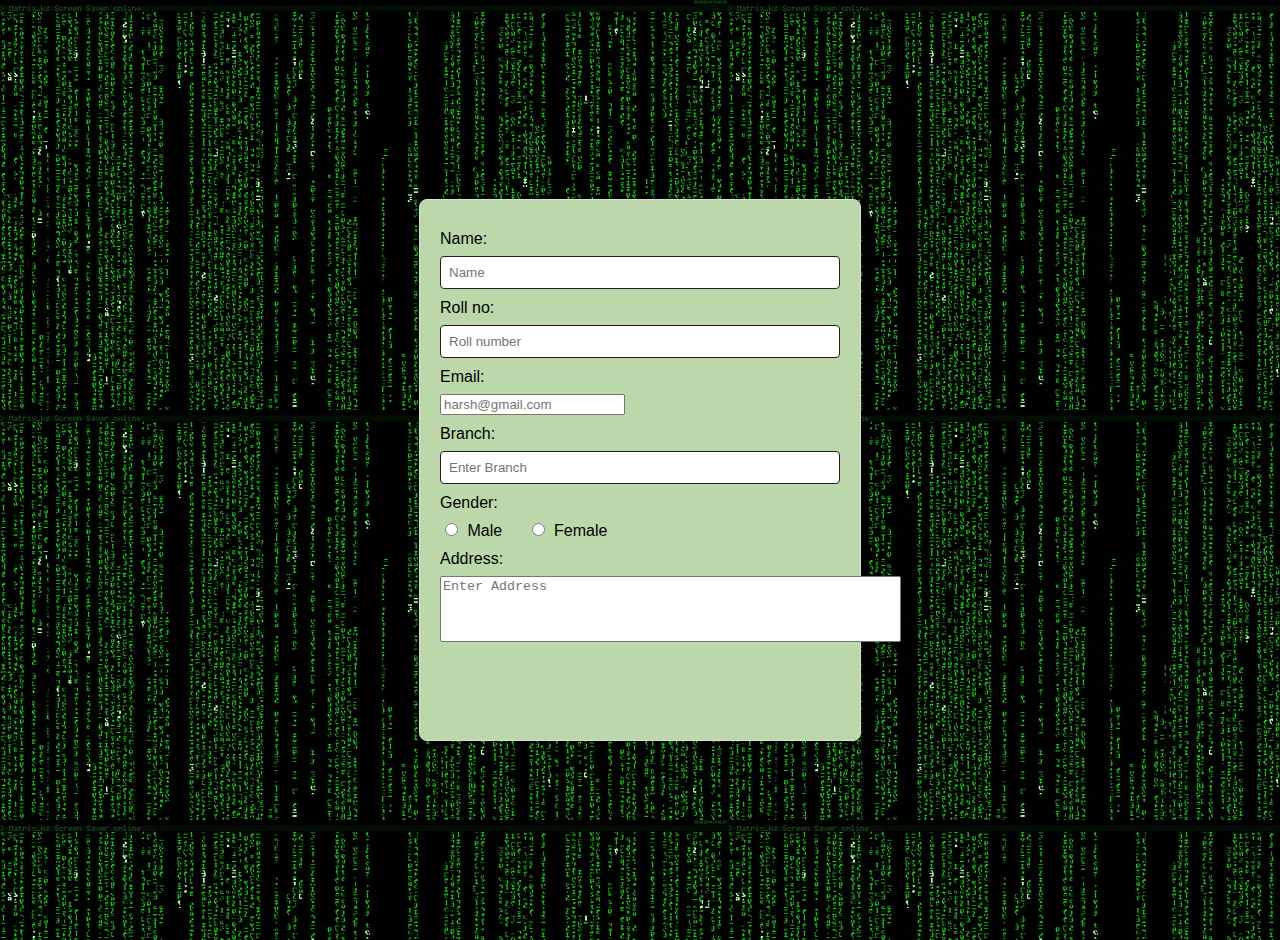
<file: application/index.html>
<!DOCTYPE html>
<html lang="en">
<head>
    <meta charset="UTF-8">
    <meta name="viewport" content="width=device-width, initial-scale=1.0">
    <link rel="stylesheet" href="style.css">
    <title>Application</title>
</head>
<body>
    <form action="">
        <label>Name:</label>
        <input type="text" placeholder="Name">
        <br><br>
        <label>Roll no:</label>
        <input type="number" placeholder="Roll number">
        <br><br>
        <label>Email:</label>
        <input type="email" placeholder="harsh@gmail.com">
        <br><br>
        <label>Branch:</label>
        <input type="text" placeholder="Enter Branch">
        <br><br>
        <label>Gender:</label>
        <input type="radio" name="Gender">
        <label for="male">Male</label>
        <input type="radio" name="Gender">
        <label for="female">Female</label>
        <br><br>
        <label>Address:</label>
        <textarea placeholder="Enter Address" rows="4" cols="55" ></textarea>
    </form>
</body>
</html>
</file>
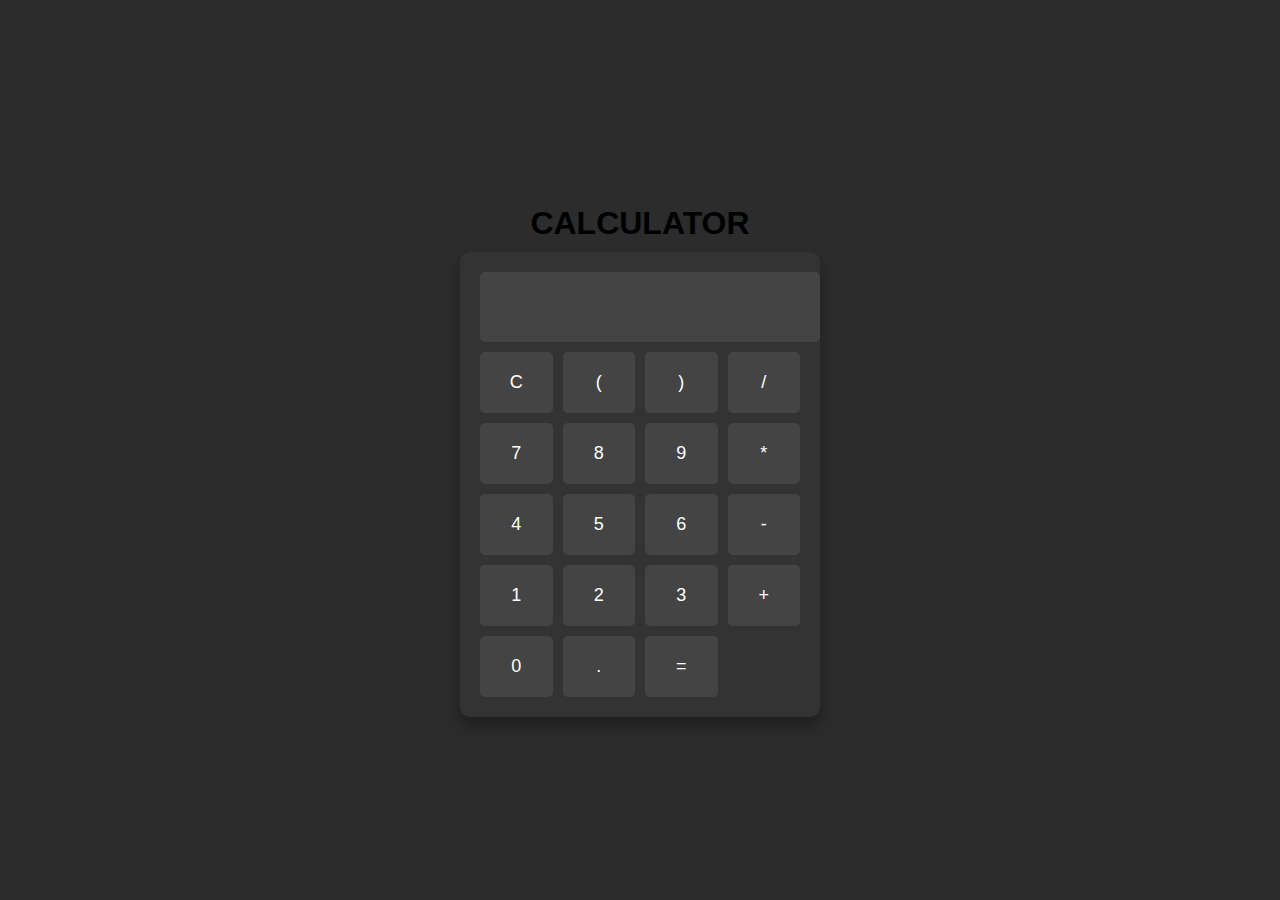
<file: calculator/index.html>
<!DOCTYPE html>
<html lang="en">
<head>
  <meta charset="UTF-8">
  <h1>CALCULATOR</h1>
  <meta name="viewport" content="width=device-width, initial-scale=1.0">
  <title>Dark Theme Calculator</title>
  <link rel="stylesheet" href="style.css">
</head>
<body>
  <div class="calculator">

    <input type="text" id="display" disabled>
    <div class="buttons">
      <button onclick="clearDisplay()">C</button>
      <button onclick="appendToDisplay('(')">(</button>
      <button onclick="appendToDisplay(')')">)</button>
      <button onclick="appendToDisplay('/')">/</button>
      
      <button onclick="appendToDisplay('7')">7</button>
      <button onclick="appendToDisplay('8')">8</button>
      <button onclick="appendToDisplay('9')">9</button>
      <button onclick="appendToDisplay('*')">*</button>
      
      <button onclick="appendToDisplay('4')">4</button>
      <button onclick="appendToDisplay('5')">5</button>
      <button onclick="appendToDisplay('6')">6</button>
      <button onclick="appendToDisplay('-')">-</button>
      
      <button onclick="appendToDisplay('1')">1</button>
      <button onclick="appendToDisplay('2')">2</button>
      <button onclick="appendToDisplay('3')">3</button>
      <button onclick="appendToDisplay('+')">+</button>
      
      <button onclick="appendToDisplay('0')">0</button>
      <button onclick="appendToDisplay('.')">.</button>
      <button onclick="calculate()">=</button>
    </div>
  </div>
  <script src="script.js"></script>
</body>
</html>
</file>
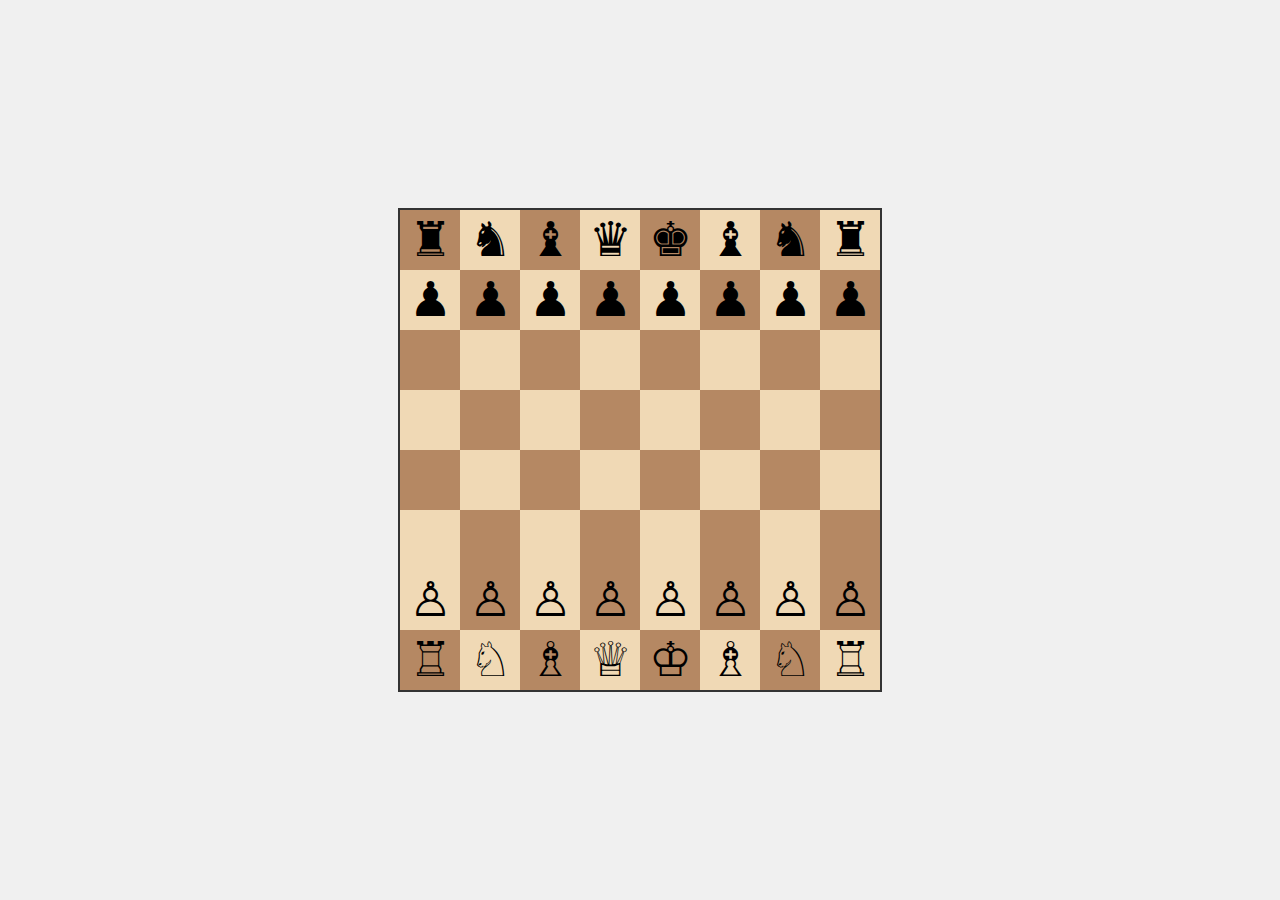
<file: chess/index.html>
<!DOCTYPE html>
<html lang="en">
<head>
    <meta charset="UTF-8">
    <meta name="viewport" content="width=device-width, initial-scale=1.0">
    <title>Chess Board</title>
    <style>
        body {
            display: flex;
            justify-content: center;
            align-items: center;
            height: 100vh;
            background-color: #f0f0f0;
            margin: 0;
        }
        .chess-board {
            display: grid;
            grid-template-columns: repeat(8, 60px);
            grid-template-rows: repeat(8, 60px);
            border: 2px solid #333;
            font-size: 48px;
            text-align: center;
            line-height: 60px;
        }
        .chess-board div {
            width: 60px;
            height: 60px;
            display: flex;
            justify-content: center;
            align-items: center;
        }
        .chess-board .white {
            background-color: #f0d9b5;
        }
        .chess-board .black {
            background-color: #b58863;
        }
    </style>
</head>
<body>
    <div class="chess-board">
        <!-- Row 1 (Black pieces) -->
        <div class="black">&#9820;</div>
        <div class="white">&#9822;</div>
        <div class="black">&#9821;</div>
        <div class="white">&#9819;</div>
        <div class="black">&#9818;</div>
        <div class="white">&#9821;</div>
        <div class="black">&#9822;</div>
        <div class="white">&#9820;</div>
        
        <!-- Row 2 (Black pawns) -->
        <div class="white">&#9823;</div>
        <div class="black">&#9823;</div>
        <div class="white">&#9823;</div>
        <div class="black">&#9823;</div>
        <div class="white">&#9823;</div>
        <div class="black">&#9823;</div>
        <div class="white">&#9823;</div>
        <div class="black">&#9823;</div>
        
        <!-- Rows 3-6 (Empty squares) -->
        <div class="black"></div>
        <div class="white"></div>
        <div class="black"></div>
        <div class="white"></div>
        <div class="black"></div>
        <div class="white"></div>
        <div class="black"></div>
        <div class="white"></div>

        <div class="white"></div>
        <div class="black"></div>
        <div class="white"></div>
        <div class="black"></div>
        <div class="white"></div>
        <div class="black"></div>
        <div class="white"></div>
        <div class="black"></div>

        <div class="black"></div>
        <div class="white"></div>
        <div class="black"></div>
        <div class="white"></div>
        <div class="black"></div>
        <div class="white"></div>
        <div class="black"></div>
        <div class="white"></div>

        <div class="white"></div>
        <div class="black"></div>
        <div class="white"></div>
        <div class="black"></div>
        <div class="white"></div>
        <div class="black"></div>
        <div class="white"></div>
        <div class="black"></div>

        <!-- Row 7 (White pawns) -->
        <div class="white">&#9817;</div>
        <div class="black">&#9817;</div>
        <div class="white">&#9817;</div>
        <div class="black">&#9817;</div>
        <div class="white">&#9817;</div>
        <div class="black">&#9817;</div>
        <div class="white">&#9817;</div>
        <div class="black">&#9817;</div>

        <!-- Row 8 (White pieces) -->
        <div class="black">&#9814;</div>
        <div class="white">&#9816;</div>
        <div class="black">&#9815;</div>
        <div class="white">&#9813;</div>
        <div class="black">&#9812;</div>
        <div class="white">&#9815;</div>
        <div class="black">&#9816;</div>
        <div class="white">&#9814;</div>
    </div>
</body>
</html>
</file>
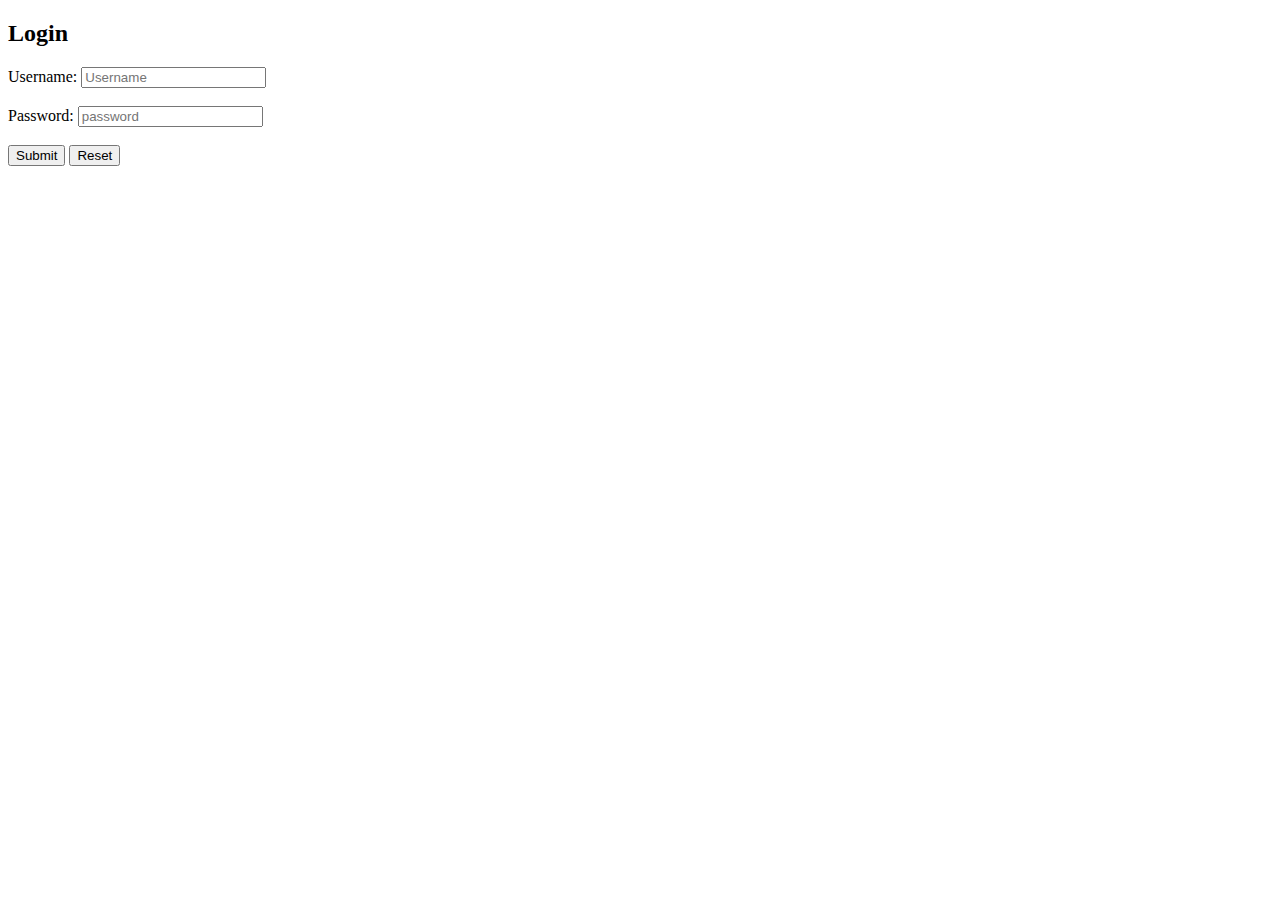
<file: login.html>
<!DOCTYPE html>
<html lang="en">
<head>
    <meta charset="UTF-8">
    <meta name="viewport" content="width=device-width, initial-scale=1.0">
    <title>Login Page</title>
</head>
<body>
    <h2>Login</h2>
    <form action="">
        <label>Username:</label>
        <input type="text" placeholder="Username">
        <br><br>
        <label>Password:</label>
        <input type="password" placeholder="password">
        <br><br>
        <button type="submit">Submit</button>
        <button type="reset">Reset</button>
    </form>
</body>
</html>
</file>
<file: application/style.css>
body {
    font-family: Arial, sans-serif;
    background-image: url('images/matrix_tate.jpg');
    margin: 20px;
    display: flex;
    align-items: center;
    justify-content: center;
    height: 100vh;
    background-color: grey;
}

form {
    max-width: 400px;
    height: 500px;
    padding: 20px;
    border: 1px solid #ddd;
    border-radius: 8px;
    background-color: #bcd8ab;
}

label {
    display: block;
    margin: 10px 0 8px;
}

input[type="text"],
input[type="number"],
input[type="email"]
textarea {
    width: 100%;
    padding: 8px;
    border: 1px solid #251e1e;
    border-radius: 4px;
    box-sizing: border-box; 
}

textarea {
    resize: none; 
}

input[type="radio"] {
    margin-right: 5px;
}

input[type="radio"] + label {
    display: inline;
    margin-right: 20px;
}

br {
    display: none;
}
</file>
<file: calculator/style.css>
body {
    font-family: Arial, sans-serif;
    display: flex;
    justify-content: center;
    align-items: center;
    height: 100vh;
    background-color: #2c2c2c;
    margin: 0;
    flex-direction: column;
  }
  
  .calculator {
    width: 320px;
    background-color: #333;
    padding: 20px;
    border-radius: 10px;
    box-shadow: 0 10px 15px rgba(0, 0, 0, 0.3);
  }
  
h1{
    padding-top: 1px;
    margin-bottom: 10px;
}

  #display {
    width: 100%;
    height: 50px;
    font-size: 24px;
    text-align: right;
    border: none;
    margin-bottom: 10px;
    padding: 10px;
    border-radius: 5px;
    background-color: #444;
    color: #fff;
  }
  
  .buttons {
    display: grid;
    grid-template-columns: repeat(4, 1fr);
    grid-gap: 10px;
  }
  
  button {
    padding: 20px;
    font-size: 18px;
    background-color: #444;
    border: none;
    border-radius: 5px;
    color: #fff;
    cursor: pointer;
    transition: background-color 0.3s ease;
  }
  /*button1{
    align-items: center;
    justify-content: center;
    grid-column: span 2;
    background-color: #444;
    color: #fff;
  }*/
  button:hover {
    background-color: #555;
  }
  
  button:active {
    background-color: #666;
  }
</file>
